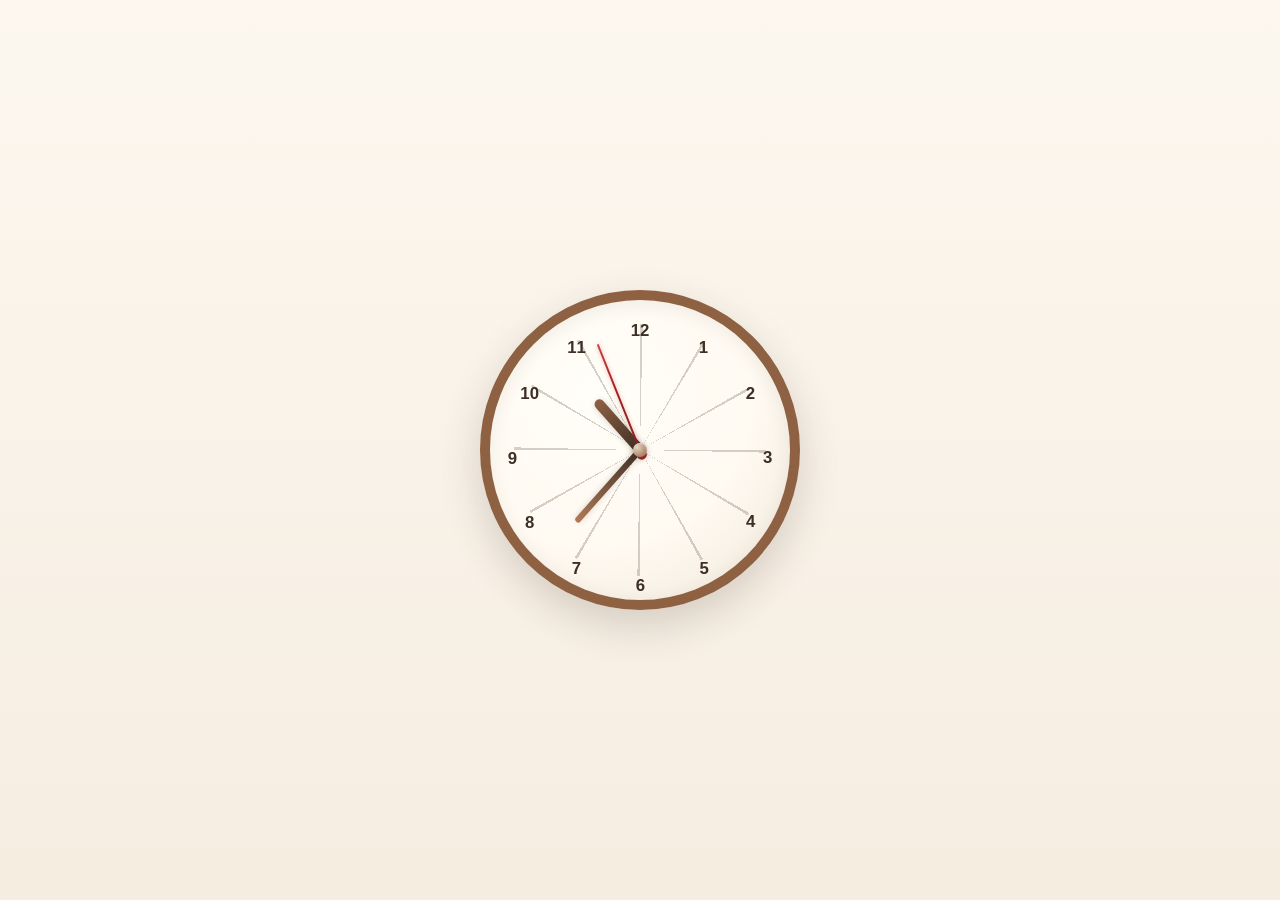
<file: clock.html>
<!doctype html>
<html lang="en">
  <head>
    <meta charset="UTF-8" />
    <meta name="viewport" content="width=device-width, initial-scale=1.0" />
    <title>Analog clock</title>
    <link rel="stylesheet" href="style.css" />
  </head>
  <body class="clock-page">
    <main class="clock" aria-label="Analog clock showing local time">
      <div class="clock-face">
        <ol class="clock-numbers" aria-hidden="true">
          <li><span>12</span></li>
          <li><span>1</span></li>
          <li><span>2</span></li>
          <li><span>3</span></li>
          <li><span>4</span></li>
          <li><span>5</span></li>
          <li><span>6</span></li>
          <li><span>7</span></li>
          <li><span>8</span></li>
          <li><span>9</span></li>
          <li><span>10</span></li>
          <li><span>11</span></li>
        </ol>
        <div class="clock-hands">
          <div class="clock-hand hour-hand"></div>
          <div class="clock-hand minute-hand"></div>
          <div class="clock-hand second-hand"></div>
        </div>
        <div class="clock-cap" aria-hidden="true"></div>
      </div>
    </main>
    <script src="script.js"></script>
  </body>
</html>
</file>
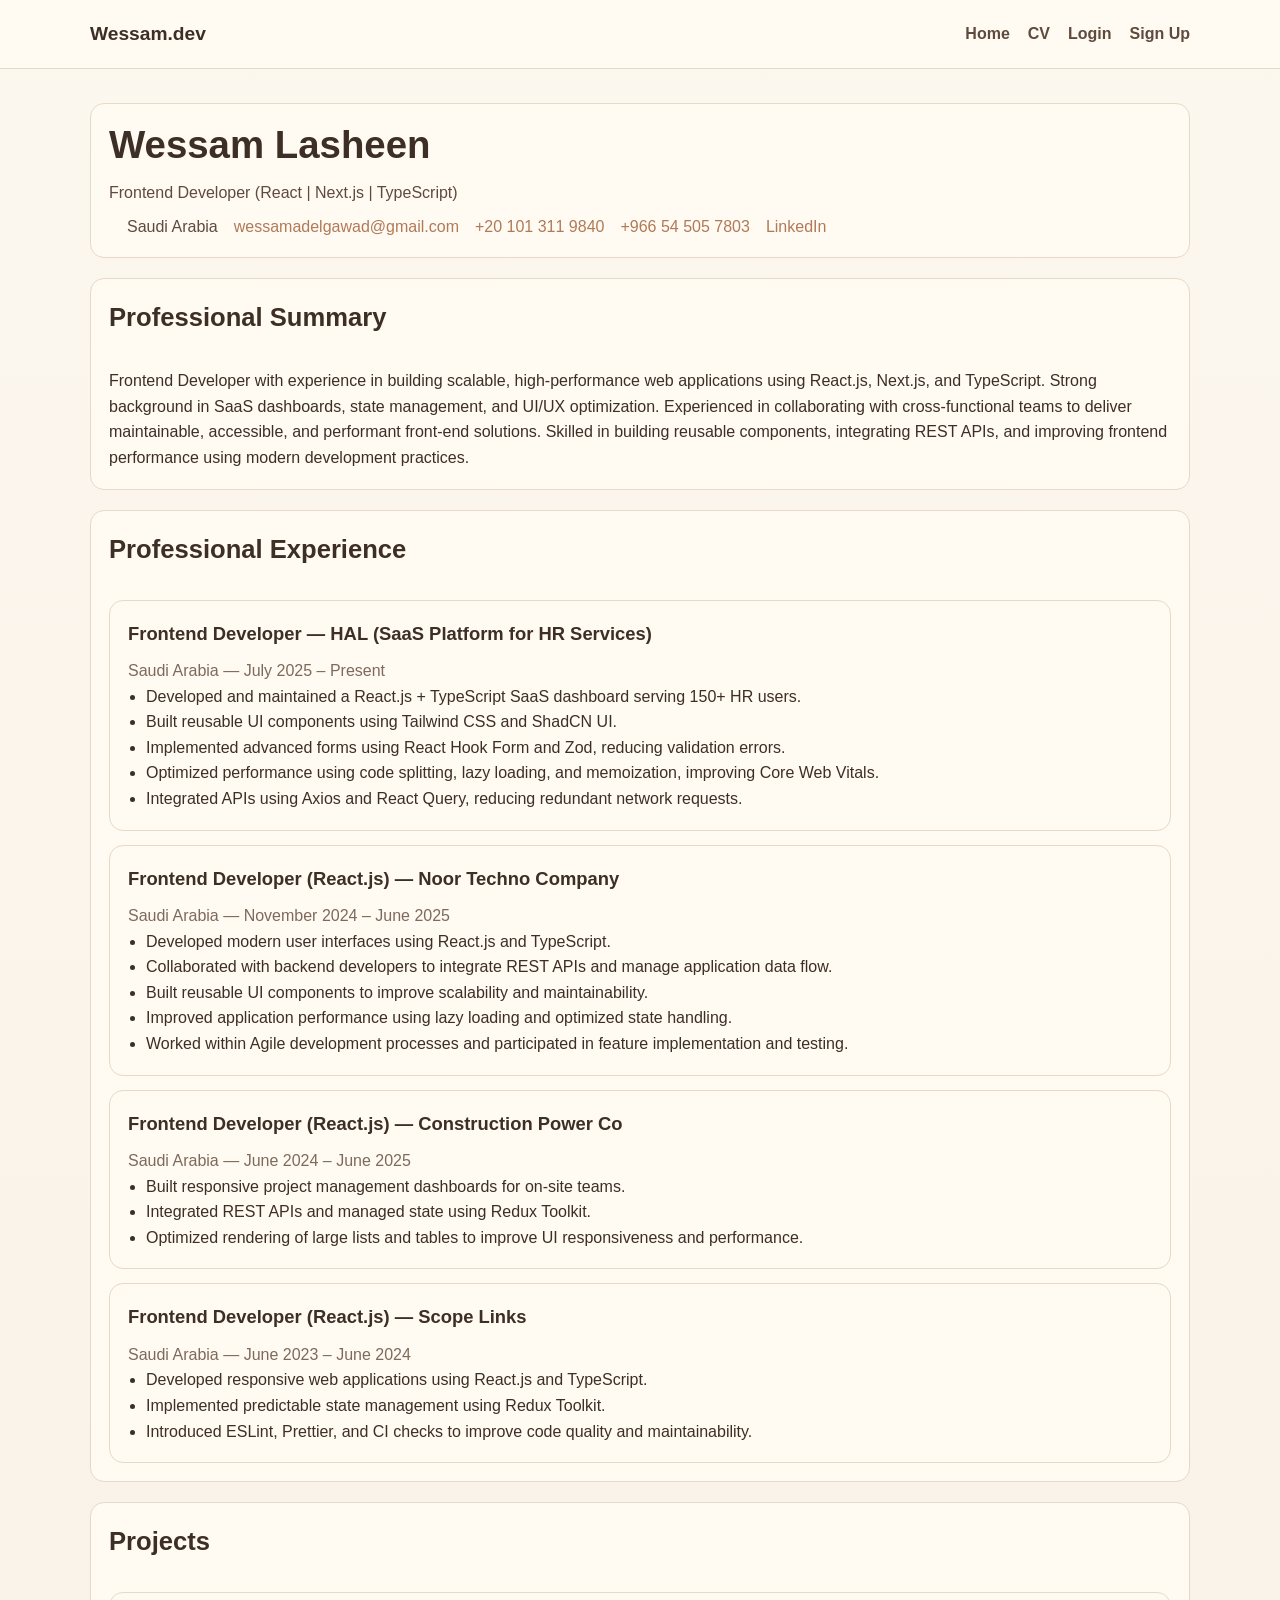
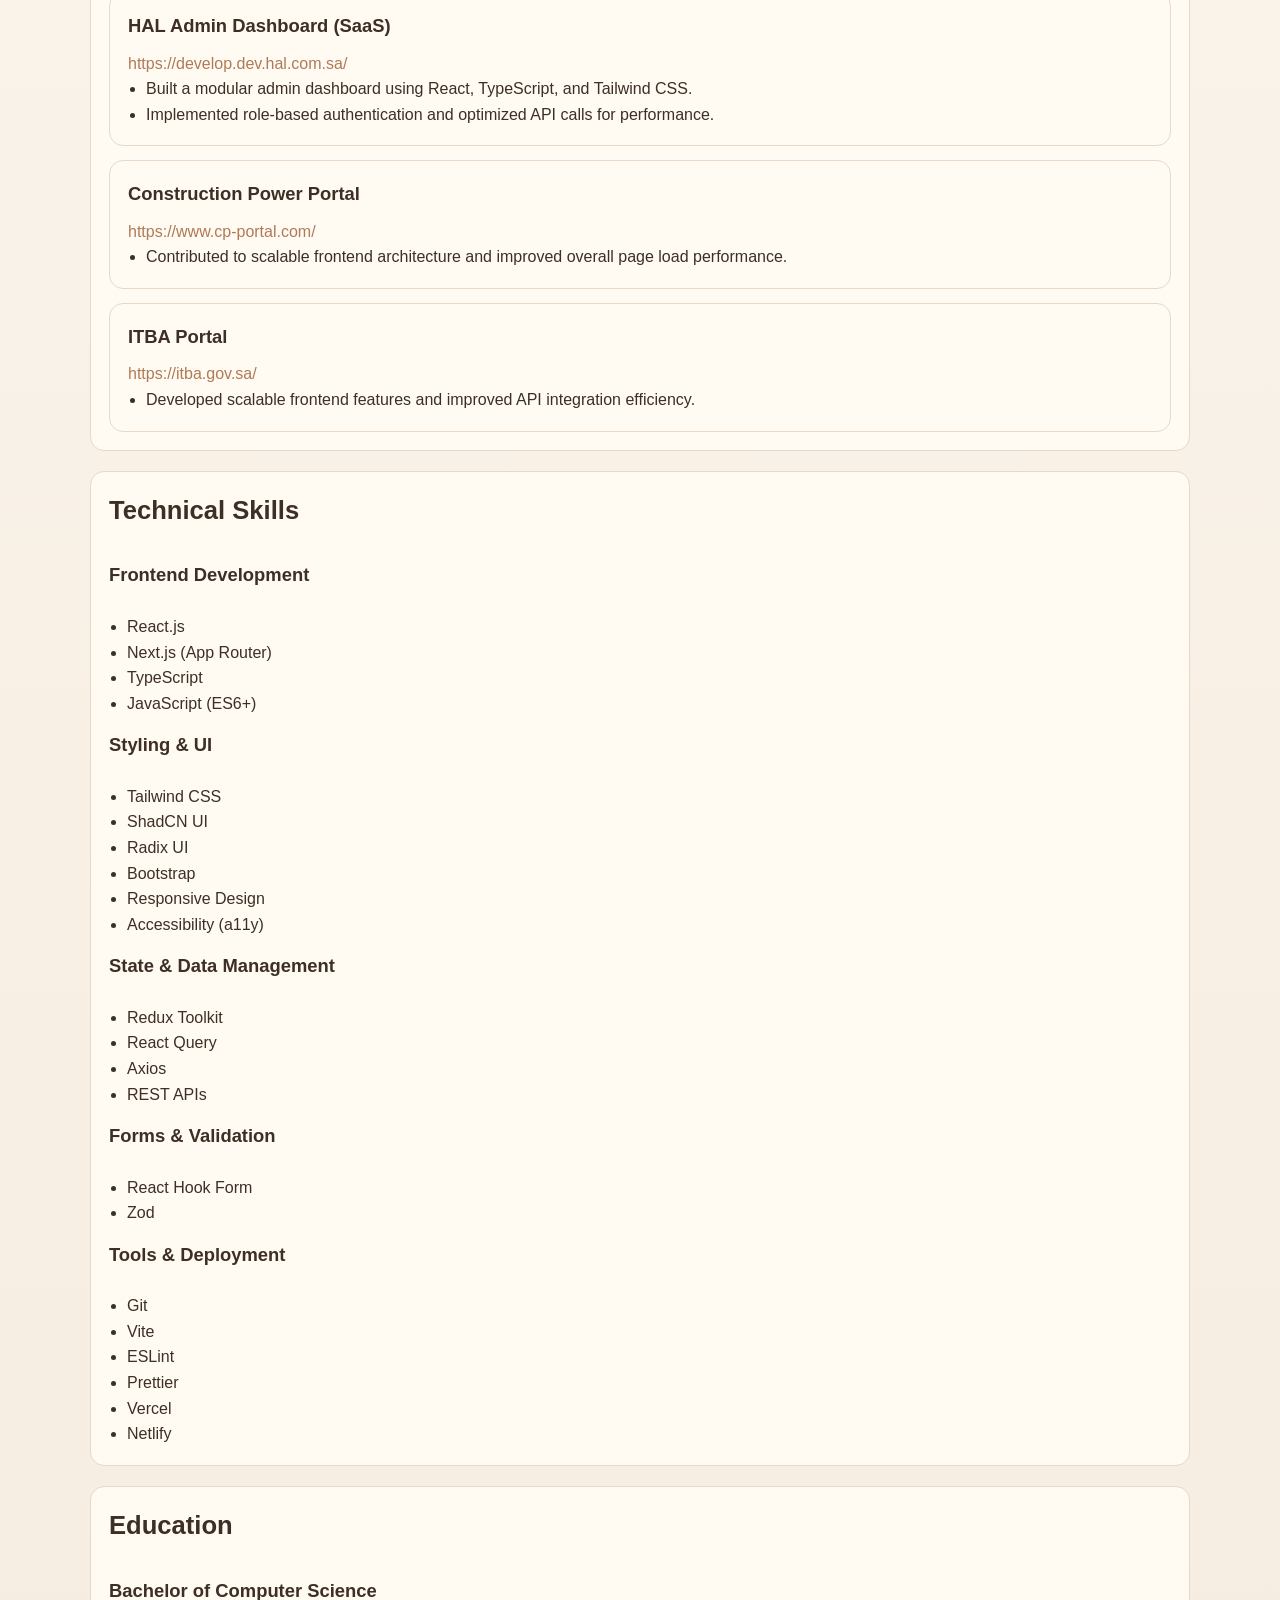
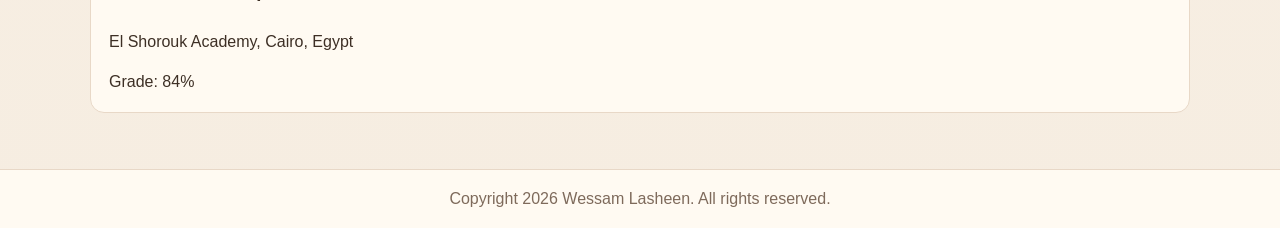
<file: cv.html>
<!doctype html>
<html lang="en">
  <head>
    <meta charset="UTF-8" />
    <meta name="viewport" content="width=device-width, initial-scale=1.0" />
    <meta
      name="description"
      content="CV of Wessam Lasheen, frontend developer with React, Next.js, and TypeScript experience."
    />
    <title>CV | Wessam Lasheen</title>
    <link rel="stylesheet" href="style.css" />
  </head>
  <body>
    <div
      id="page-loader"
      class="page-loader"
      aria-live="polite"
      aria-busy="true"
    >
      <div class="loading-spinner">
        <span class="loading-spinner-dot"></span>
        <span class="loading-spinner-dot"></span>
        <span class="loading-spinner-dot"></span>
      </div>
    </div>
    <header class="site-header">
      <div class="container nav-wrap">
        <a class="brand" href="index.html">Wessam.dev</a>
        <nav aria-label="Main navigation">
          <ul class="nav-links">
            <li><a href="index.html">Home</a></li>
            <li><a href="cv.html">CV</a></li>
            <li><a href="login.html">Login</a></li>
            <li><a href="signUp.html">Sign Up</a></li>
          </ul>
        </nav>
      </div>
    </header>

    <main class="section">
      <div class="container cv-page">
        <section class="cv-header">
          <h1>Wessam Lasheen</h1>
          <p class="lead">Frontend Developer (React | Next.js | TypeScript)</p>
          <ul class="inline-list">
            <li>Saudi Arabia</li>
            <li>
              <a href="mailto:wessamadelgawad@gmail.com"
                >wessamadelgawad@gmail.com</a
              >
            </li>
            <li><a href="tel:+201013119840">+20 101 311 9840</a></li>
            <li><a href="tel:+966545057803">+966 54 505 7803</a></li>
            <li>
              <a
                href="https://linkedin.com/in/wessam-lasheen-468411228"
                target="_blank"
                rel="noreferrer noopener"
                >LinkedIn</a
              >
            </li>
          </ul>
        </section>

        <section class="cv-section">
        <h2>Professional Summary</h2>
        <p>
          Frontend Developer with experience in building scalable,
          high-performance web applications using React.js, Next.js, and
          TypeScript. Strong background in SaaS dashboards, state management,
          and UI/UX optimization. Experienced in collaborating with
          cross-functional teams to deliver maintainable, accessible, and
          performant front-end solutions. Skilled in building reusable
          components, integrating REST APIs, and improving frontend performance
          using modern development practices.
        </p>
      </section>

      <section class="cv-section">
        <h2>Professional Experience</h2>

        <article class="cv-card">
          <h3>Frontend Developer — HAL (SaaS Platform for HR Services)</h3>
          <p>Saudi Arabia — July 2025 – Present</p>
          <ul>
            <li>
              Developed and maintained a React.js + TypeScript SaaS dashboard
              serving 150+ HR users.
            </li>
            <li>
              Built reusable UI components using Tailwind CSS and ShadCN UI.
            </li>
            <li>
              Implemented advanced forms using React Hook Form and Zod, reducing
              validation errors.
            </li>
            <li>
              Optimized performance using code splitting, lazy loading, and
              memoization, improving Core Web Vitals.
            </li>
            <li>
              Integrated APIs using Axios and React Query, reducing redundant
              network requests.
            </li>
          </ul>
        </article>

        <article class="cv-card">
          <h3>Frontend Developer (React.js) — Noor Techno Company</h3>
          <p>Saudi Arabia — November 2024 – June 2025</p>
          <ul>
            <li>
              Developed modern user interfaces using React.js and TypeScript.
            </li>
            <li>
              Collaborated with backend developers to integrate REST APIs and
              manage application data flow.
            </li>
            <li>
              Built reusable UI components to improve scalability and
              maintainability.
            </li>
            <li>
              Improved application performance using lazy loading and optimized
              state handling.
            </li>
            <li>
              Worked within Agile development processes and participated in
              feature implementation and testing.
            </li>
          </ul>
        </article>

        <article class="cv-card">
          <h3>Frontend Developer (React.js) — Construction Power Co</h3>
          <p>Saudi Arabia — June 2024 – June 2025</p>
          <ul>
            <li>
              Built responsive project management dashboards for on-site teams.
            </li>
            <li>Integrated REST APIs and managed state using Redux Toolkit.</li>
            <li>
              Optimized rendering of large lists and tables to improve UI
              responsiveness and performance.
            </li>
          </ul>
        </article>

        <article class="cv-card">
          <h3>Frontend Developer (React.js) — Scope Links</h3>
          <p>Saudi Arabia — June 2023 – June 2024</p>
          <ul>
            <li>
              Developed responsive web applications using React.js and
              TypeScript.
            </li>
            <li>
              Implemented predictable state management using Redux Toolkit.
            </li>
            <li>
              Introduced ESLint, Prettier, and CI checks to improve code quality
              and maintainability.
            </li>
          </ul>
        </article>
      </section>

      <section class="cv-section">
        <h2>Projects</h2>

        <article class="cv-card">
          <h3>HAL Admin Dashboard (SaaS)</h3>
          <p>
            <a
              href="https://develop.dev.hal.com.sa/"
              target="_blank"
              rel="noreferrer noopener"
              >https://develop.dev.hal.com.sa/</a
            >
          </p>
          <ul>
            <li>
              Built a modular admin dashboard using React, TypeScript, and
              Tailwind CSS.
            </li>
            <li>
              Implemented role-based authentication and optimized API calls for
              performance.
            </li>
          </ul>
        </article>

        <article class="cv-card">
          <h3>Construction Power Portal</h3>
          <p>
            <a
              href="https://www.cp-portal.com/"
              target="_blank"
              rel="noreferrer noopener"
              >https://www.cp-portal.com/</a
            >
          </p>
          <ul>
            <li>
              Contributed to scalable frontend architecture and improved overall
              page load performance.
            </li>
          </ul>
        </article>

        <article class="cv-card">
          <h3>ITBA Portal</h3>
          <p>
            <a
              href="https://itba.gov.sa/"
              target="_blank"
              rel="noreferrer noopener"
              >https://itba.gov.sa/</a
            >
          </p>
          <ul>
            <li>
              Developed scalable frontend features and improved API integration
              efficiency.
            </li>
          </ul>
        </article>
      </section>

      <section class="cv-section">
        <h2>Technical Skills</h2>

        <h3>Frontend Development</h3>
        <ul>
          <li>React.js</li>
          <li>Next.js (App Router)</li>
          <li>TypeScript</li>
          <li>JavaScript (ES6+)</li>
        </ul>

        <h3>Styling &amp; UI</h3>
        <ul>
          <li>Tailwind CSS</li>
          <li>ShadCN UI</li>
          <li>Radix UI</li>
          <li>Bootstrap</li>
          <li>Responsive Design</li>
          <li>Accessibility (a11y)</li>
        </ul>

        <h3>State &amp; Data Management</h3>
        <ul>
          <li>Redux Toolkit</li>
          <li>React Query</li>
          <li>Axios</li>
          <li>REST APIs</li>
        </ul>

        <h3>Forms &amp; Validation</h3>
        <ul>
          <li>React Hook Form</li>
          <li>Zod</li>
        </ul>

        <h3>Tools &amp; Deployment</h3>
        <ul>
          <li>Git</li>
          <li>Vite</li>
          <li>ESLint</li>
          <li>Prettier</li>
          <li>Vercel</li>
          <li>Netlify</li>
        </ul>
      </section>

      <section class="cv-section">
        <h2>Education</h2>
        <h3>Bachelor of Computer Science</h3>
        <p>El Shorouk Academy, Cairo, Egypt</p>
        <p>Grade: 84%</p>
      </section>
      </div>
    </main>

    <footer class="site-footer">
      <div class="container">
        <p>Copyright 2026 Wessam Lasheen. All rights reserved.</p>
      </div>
    </footer>
    <script src="page-loader.js" defer></script>
  </body>
</html>
</file>
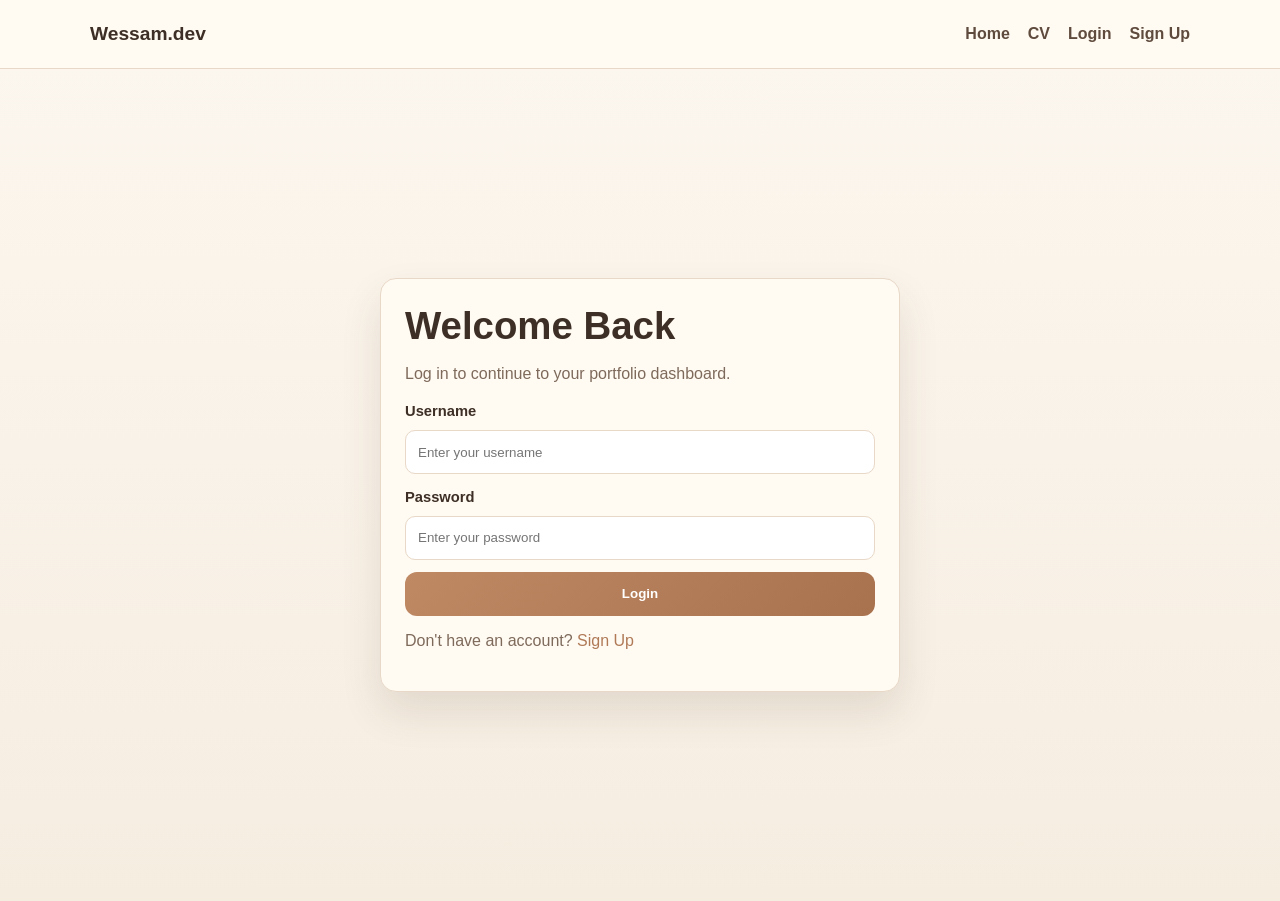
<file: login.html>
<!doctype html>
<html lang="en">
  <head>
    <meta charset="UTF-8" />
    <meta name="viewport" content="width=device-width, initial-scale=1.0" />
    <title>Login | Wessam.dev</title>
    <link rel="stylesheet" href="style.css" />
  </head>
  <body>
    <div
      id="page-loader"
      class="page-loader"
      aria-live="polite"
      aria-busy="true"
    >
      <div class="loading-spinner">
        <span class="loading-spinner-dot"></span>
        <span class="loading-spinner-dot"></span>
        <span class="loading-spinner-dot"></span>
      </div>
    </div>
    <header class="site-header">
      <div class="container nav-wrap">
        <a class="brand" href="index.html">Wessam.dev</a>
        <nav aria-label="Main navigation">
          <ul class="nav-links">
            <li><a href="index.html">Home</a></li>
            <li><a href="cv.html">CV</a></li>
            <li><a href="login.html">Login</a></li>
            <li><a href="signUp.html">Sign Up</a></li>
          </ul>
        </nav>
      </div>
    </header>

    <main class="auth-page">
      <section class="auth-card" aria-labelledby="login-title">
        <h1 id="login-title">Welcome Back</h1>
        <p>Log in to continue to your portfolio dashboard.</p>

        <form>
          <div class="form-group">
            <label for="login-username">Username</label>
            <input
              type="text"
              id="login-username"
              name="username"
              placeholder="Enter your username"
              required
            />
          </div>
          <div class="form-group">
            <label for="login-password">Password</label>
            <input
              type="password"
              id="login-password"
              name="password"
              placeholder="Enter your password"
              required
            />
          </div>
          <button type="submit">Login</button>
        </form>

        <p class="auth-switch">
          Don't have an account? <a href="signUp.html">Sign Up</a>
        </p>
      </section>
    </main>
    <script src="page-loader.js" defer></script>
  </body>
</html>
</file>
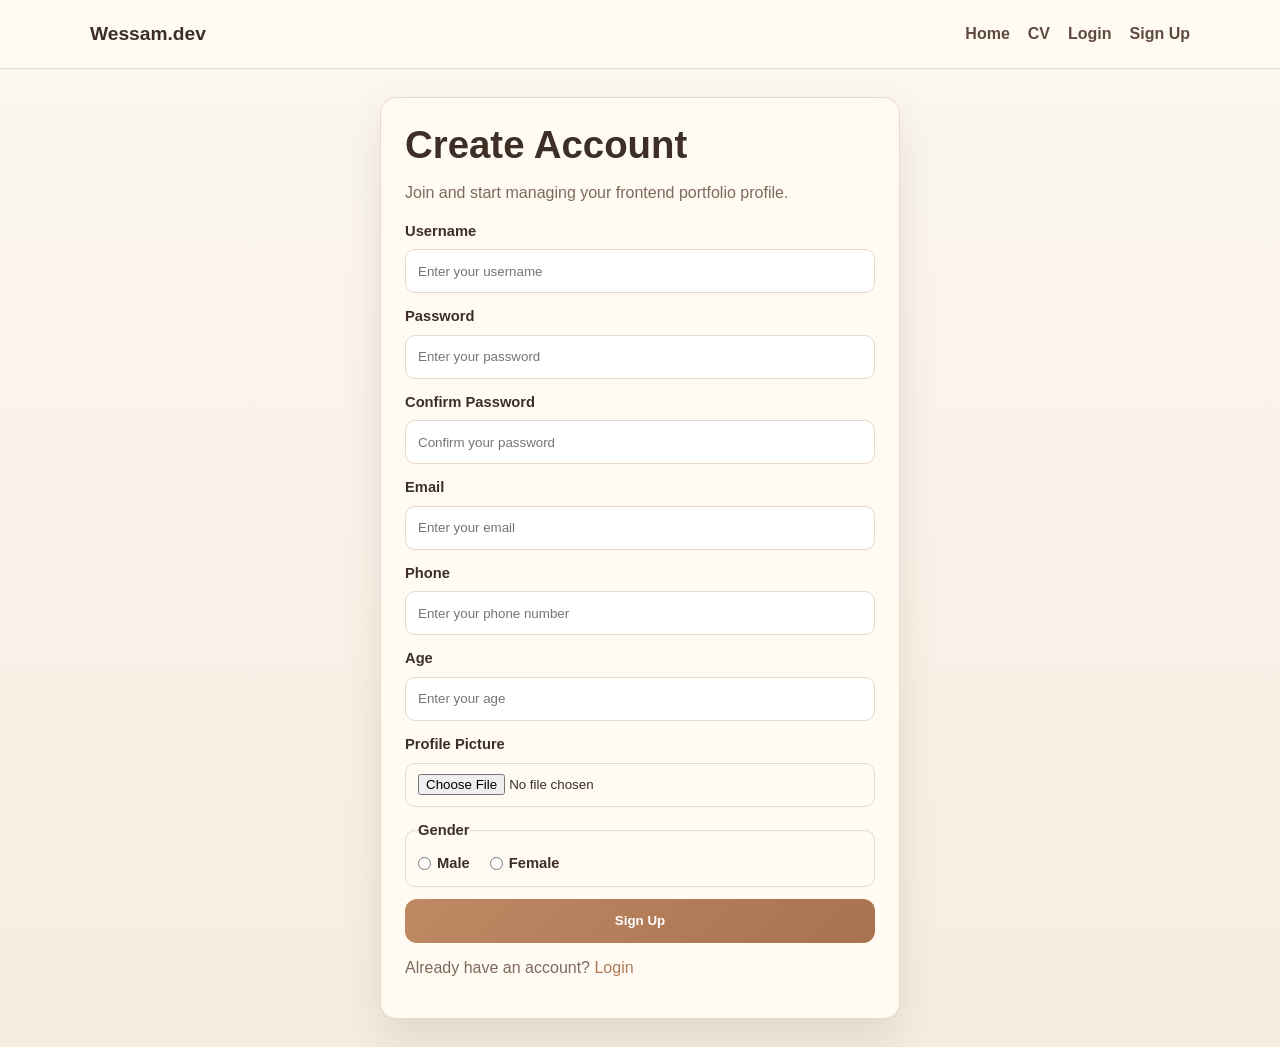
<file: signUp.html>
<!doctype html>
<html lang="en">
  <head>
    <meta charset="UTF-8" />
    <meta name="viewport" content="width=device-width, initial-scale=1.0" />
    <title>Sign Up | Wessam.dev</title>
    <link rel="stylesheet" href="style.css" />
  </head>
  <body>
    <div
      id="page-loader"
      class="page-loader"
      aria-live="polite"
      aria-busy="true"
    >
      <div class="loading-spinner">
        <span class="loading-spinner-dot"></span>
        <span class="loading-spinner-dot"></span>
        <span class="loading-spinner-dot"></span>
      </div>
    </div>
    <header class="site-header">
      <div class="container nav-wrap">
        <a class="brand" href="index.html">Wessam.dev</a>
        <nav aria-label="Main navigation">
          <ul class="nav-links">
            <li><a href="index.html">Home</a></li>
            <li><a href="cv.html">CV</a></li>
            <li><a href="login.html">Login</a></li>
            <li><a href="signUp.html">Sign Up</a></li>
          </ul>
        </nav>
      </div>
    </header>

    <main class="auth-page">
      <section class="auth-card" aria-labelledby="signup-title">
        <h1 id="signup-title">Create Account</h1>
        <p>Join and start managing your frontend portfolio profile.</p>

        <form>
          <div class="form-group">
            <label for="signup-username">Username</label>
            <input
              type="text"
              id="signup-username"
              name="username"
              placeholder="Enter your username"
              required
            />
          </div>

          <div class="form-group">
            <label for="signup-password">Password</label>
            <input
              type="password"
              id="signup-password"
              name="password"
              placeholder="Enter your password"
              required
            />
          </div>

          <div class="form-group">
            <label for="signup-confirm-password">Confirm Password</label>
            <input
              type="password"
              id="signup-confirm-password"
              name="confirm_password"
              placeholder="Confirm your password"
              required
            />
          </div>

          <div class="form-group">
            <label for="signup-email">Email</label>
            <input
              type="email"
              id="signup-email"
              name="email"
              placeholder="Enter your email"
              required
            />
          </div>

          <div class="form-group">
            <label for="signup-phone">Phone</label>
            <input
              type="tel"
              id="signup-phone"
              name="phone"
              placeholder="Enter your phone number"
              maxlength="11"
            />
          </div>

          <div class="form-group">
            <label for="signup-age">Age</label>
            <input
              type="number"
              name="age"
              id="signup-age"
              placeholder="Enter your age"
              required
              min="18"
              max="40"
            />
          </div>

          <div class="form-group">
            <label for="signup-profile-picture">Profile Picture</label>
            <input
              type="file"
              name="profile_picture"
              id="signup-profile-picture"
              required
              accept="image/png, image/jpeg, image/jpg"
            />
          </div>

          <fieldset class="gender-fieldset">
            <legend>Gender</legend>
            <label for="gender-male">
              <input
                type="radio"
                name="gender"
                id="gender-male"
                value="male"
                required
              />
              Male
            </label>
            <label for="gender-female">
              <input
                type="radio"
                name="gender"
                id="gender-female"
                value="female"
                required
              />
              Female
            </label>
          </fieldset>

          <button type="submit">Sign Up</button>
        </form>

        <p class="auth-switch">
          Already have an account? <a href="login.html">Login</a>
        </p>
      </section>
    </main>
    <script src="page-loader.js" defer></script>
  </body>
</html>
</file>
<file: style.css>
:root {
  --bg: #f7f1e8;
  --surface: #fffaf2;
  --surface-soft: #f2e8da;
  --text: #3d2f25;
  --muted: #7e6a5b;
  --primary: #b07a57;
  --primary-dark: #8f6143;
  --border: #e8d8c7;
  --ring: rgba(176, 122, 87, 0.25);
  --shadow: 0 20px 40px rgba(80, 57, 42, 0.12);
}

* {
  box-sizing: border-box;
  margin: 0;
  padding: 0;
}

body {
  font-family: Arial, Helvetica, sans-serif;
  color: var(--text);
  background: linear-gradient(180deg, #fcf7ef, #f6ede1);
  line-height: 1.6;
  min-height: 100vh;
}

img {
  max-width: 100%;
  display: block;
}

a {
  color: var(--primary);
  text-decoration: none;
}

a:hover {
  text-decoration: underline;
}

.container {
  width: min(1100px, 92%);
  margin-inline: auto;
}

.site-header {
  position: sticky;
  top: 0;
  z-index: 5;
  background: rgba(255, 250, 242, 0.92);
  border-bottom: 1px solid var(--border);
  backdrop-filter: blur(8px);
}

.nav-wrap {
  min-height: 68px;
  display: flex;
  align-items: center;
  justify-content: space-between;
  gap: 16px;
}

.brand {
  font-size: 1.2rem;
  font-weight: 800;
  color: var(--text);
}

.nav-links {
  list-style: none;
  display: flex;
  gap: 18px;
  flex-wrap: wrap;
}

.nav-links a {
  font-weight: 700;
  color: #5f4b3d;
}

.hero {
  padding: 56px 0;
}

.hero-grid {
  display: grid;
  grid-template-columns: 1.1fr 0.9fr;
  gap: 28px;
  align-items: center;
}

.eyebrow {
  color: var(--primary);
  font-weight: 700;
  margin-bottom: 6px;
}

h1 {
  font-size: clamp(1.9rem, 3vw, 2.6rem);
  line-height: 1.2;
  margin-bottom: 12px;
}

h2 {
  font-size: clamp(1.5rem, 2vw, 2rem);
  margin-bottom: 16px;
}

h3 {
  font-size: 1.15rem;
  margin-bottom: 10px;
}

.lead {
  color: #5f4b3d;
  max-width: 62ch;
}

.hero-actions {
  margin-top: 20px;
  display: flex;
  gap: 12px;
  flex-wrap: wrap;
}

.btn {
  border: none;
  border-radius: 12px;
  padding: 10px 16px;
  min-height: 44px;
  cursor: pointer;
  font-weight: 700;
  display: inline-flex;
  align-items: center;
  justify-content: center;
  transition:
    transform 0.18s ease,
    box-shadow 0.18s ease;
}

.btn:hover {
  transform: translateY(-1px);
  text-decoration: none;
}

.btn-primary {
  background: linear-gradient(135deg, #bf8964, #a9724f);
  color: #fff;
  box-shadow: 0 12px 24px rgba(176, 122, 87, 0.28);
}

.btn-secondary {
  background: var(--surface);
  color: var(--primary);
  border: 1px solid var(--border);
}

.skill-pills {
  list-style: none;
  margin-top: 18px;
  display: flex;
  flex-wrap: wrap;
  gap: 10px;
}

.skill-pills li {
  padding: 7px 12px;
  border-radius: 999px;
  background: var(--surface);
  border: 1px solid var(--border);
  font-size: 0.9rem;
  font-weight: 700;
}

.hero-image img {
  border-radius: 18px;
  box-shadow: var(--shadow);
  min-height: 340px;
  object-fit: cover;
}

.section {
  padding: 34px 0 56px;
}

.project-grid {
  display: grid;
  grid-template-columns: repeat(3, minmax(0, 1fr));
  gap: 18px;
}

.project-card {
  position: relative;
  background: var(--surface);
  border: 1px solid var(--border);
  border-radius: 16px;
  overflow: hidden;
  box-shadow: 0 8px 22px rgba(17, 24, 39, 0.08);
}
.project-card:hover {
  transform: rotate(3deg);
  transition: transform 0.3s ease;
}
.project-card:hover img {
  transform: scaleX(1.3);
  opacity: 0.8;
}

.project-card img {
  height: 180px;
  width: 100%;
  object-fit: cover;
  transition:
    transform 0.5s ease,
    opacity 0.5s ease;
}
.project-card-content {
  position: relative;
  padding-bottom: 8px;
}

.project-card-overlay {
  position: absolute;
  inset: 0;
  display: flex;
  align-items: center;
  justify-content: center;
  background-color: rgba(61, 47, 37, 0.72);
  opacity: 0;
  visibility: hidden;
  pointer-events: none;
  transition:
    opacity 0.28s ease,
    visibility 0.28s ease;
  z-index: 2;
}

.project-card:hover .project-card-overlay {
  opacity: 1;
  visibility: visible;
  pointer-events: auto;
}

.project-card h3,
.project-card p {
  padding-inline: 16px;
}

.project-card h3 {
  margin-top: 14px;
}

.project-card p {
  color: var(--muted);
  margin-bottom: 16px;
}

.project-card-overlay button:hover {
  transform: translateY(-1px);
}

.cv-page {
  display: grid;
  gap: 20px;
}

.cv-header,
.cv-section,
.cv-card {
  background: var(--surface);
  border: 1px solid var(--border);
  border-radius: 14px;
  padding: 18px;
}

.cv-section {
  display: grid;
  gap: 14px;
}

.cv-card p {
  color: var(--muted);
}

.cv-page ul {
  margin-left: 18px;
}

.inline-list {
  list-style: none;
  margin-top: 8px;
  display: flex;
  flex-wrap: wrap;
  gap: 10px 16px;
}

.inline-list li {
  color: #5f4b3d;
}

.auth-page {
  min-height: calc(100vh - 68px);
  display: grid;
  place-items: center;
  padding: 28px 0;
}

.auth-card {
  width: min(520px, 92%);
  background: var(--surface);
  border: 1px solid var(--border);
  border-radius: 16px;
  box-shadow: var(--shadow);
  padding: 24px;
}

.auth-card p {
  color: var(--muted);
  margin-bottom: 14px;
}

form {
  display: grid;
  gap: 12px;
}

.form-group {
  display: grid;
  gap: 6px;
}

label,
legend {
  font-weight: 700;
  font-size: 0.92rem;
}

input:not([type="radio"]) {
  width: 100%;
  min-height: 44px;
  border: 1px solid var(--border);
  border-radius: 10px;
  padding: 10px 12px;
}

input:focus {
  outline: none;
  border-color: var(--primary);
  box-shadow: 0 0 0 4px var(--ring);
}

.gender-fieldset {
  border: 1px solid var(--border);
  border-radius: 10px;
  padding: 10px 12px;
  display: flex;
  gap: 20px;
}

.gender-fieldset label {
  display: inline-flex;
  align-items: center;
  gap: 6px;
  font-weight: 600;
}

button {
  border: none;
  border-radius: 12px;
  min-height: 44px;
  font-weight: 700;
  color: #fff;
  background: linear-gradient(135deg, #bf8964, #a9724f);
  cursor: pointer;
}

.auth-switch {
  margin-top: 12px;
  margin-bottom: 0;
}

.site-footer {
  border-top: 1px solid var(--border);
  background: var(--surface);
  padding: 16px 0;
}

.site-footer p {
  color: var(--muted);
  text-align: center;
}
.loading-spinner {
  display: flex;
  gap: 10px;
  justify-content: center;
  align-items: center;
  height: 100vh;
}
.loading-spinner-dot {
  display: inline-block;
  width: 20px;
  height: 20px;
  border-radius: 50%;
  background-color: var(--primary);
  animation: loading-spinner 1.5s infinite;
}
.loading-spinner-dot:nth-child(2) {
  width: 15px;
  height: 15px;
  animation-delay: 0.2s;
}
.loading-spinner-dot:nth-child(3) {
  width: 12px;
  height: 12px;
  animation-delay: 0.4s;
}
@keyframes loading-spinner {
  0% {
    transform: translateY(0);
    opacity: 0.5;
  }
  50% {
    transform: translateY(10px);
    opacity: 1;
  }
  100% {
    transform: translateY(0);
    opacity: 0.5;
  }
}

.page-loader {
  position: fixed;
  inset: 0;
  z-index: 9999;
  display: flex;
  align-items: center;
  justify-content: center;
  background: linear-gradient(180deg, #fcf7ef, #f6ede1);
  transition:
    opacity 0.35s ease,
    visibility 0.35s ease;
}

.page-loader .loading-spinner {
  height: auto;
}

.page-loader.is-done {
  opacity: 0;
  visibility: hidden;
  pointer-events: none;
}
/* ----- Analog clock (clock.html) ----- */
body.clock-page {
  min-height: 100vh;
  margin: 0;
  display: grid;
  place-items: center;
  background: linear-gradient(180deg, #fcf7ef, #f6ede1);
}

.clock {
  padding: 24px;
}

.clock-face {
  --clock-size: min(85vw, 320px);
  width: var(--clock-size);
  height: var(--clock-size);
  position: relative;
  border-radius: 50%;
  background: radial-gradient(
    circle at 35% 30%,
    #fffef8,
    var(--surface) 55%,
    #f0e6d8
  );
  border: 10px solid var(--primary-dark);
  box-shadow:
    inset 0 4px 18px rgba(61, 47, 37, 0.08),
    0 16px 40px rgba(61, 47, 37, 0.18);
}

.clock-face::before {
  content: "";
  position: absolute;
  inset: 8%;
  border-radius: 50%;
  background: repeating-conic-gradient(
    from -90deg,
    rgba(61, 47, 37, 0.22) 0deg 1.2deg,
    transparent 1.2deg 30deg
  );
  pointer-events: none;
  z-index: 0;
}

.clock-numbers {
  position: absolute;
  inset: 0;
  z-index: 1;
  list-style: none;
  margin: 0;
  padding: 0;
  pointer-events: none;
}

.clock-numbers li {
  position: absolute;
  left: 0;
  top: 0;
  width: 100%;
  height: 100%;
  text-align: center;
  font-size: clamp(0.85rem, 2.8vw, 1.05rem);
  font-weight: 700;
  color: var(--text);
}

.clock-numbers li span {
  display: inline-block;
  padding-top: 6%;
}

.clock-numbers li:nth-child(1) {
  transform: rotate(0deg);
}
.clock-numbers li:nth-child(1) span {
  transform: rotate(0deg);
}
.clock-numbers li:nth-child(2) {
  transform: rotate(30deg);
}
.clock-numbers li:nth-child(2) span {
  transform: rotate(-30deg);
}
.clock-numbers li:nth-child(3) {
  transform: rotate(60deg);
}
.clock-numbers li:nth-child(3) span {
  transform: rotate(-60deg);
}
.clock-numbers li:nth-child(4) {
  transform: rotate(90deg);
}
.clock-numbers li:nth-child(4) span {
  transform: rotate(-90deg);
}
.clock-numbers li:nth-child(5) {
  transform: rotate(120deg);
}
.clock-numbers li:nth-child(5) span {
  transform: rotate(-120deg);
}
.clock-numbers li:nth-child(6) {
  transform: rotate(150deg);
}
.clock-numbers li:nth-child(6) span {
  transform: rotate(-150deg);
}
.clock-numbers li:nth-child(7) {
  transform: rotate(180deg);
}
.clock-numbers li:nth-child(7) span {
  transform: rotate(-180deg);
}
.clock-numbers li:nth-child(8) {
  transform: rotate(210deg);
}
.clock-numbers li:nth-child(8) span {
  transform: rotate(-210deg);
}
.clock-numbers li:nth-child(9) {
  transform: rotate(240deg);
}
.clock-numbers li:nth-child(9) span {
  transform: rotate(-240deg);
}
.clock-numbers li:nth-child(10) {
  transform: rotate(270deg);
}
.clock-numbers li:nth-child(10) span {
  transform: rotate(-270deg);
}
.clock-numbers li:nth-child(11) {
  transform: rotate(300deg);
}
.clock-numbers li:nth-child(11) span {
  transform: rotate(-300deg);
}
.clock-numbers li:nth-child(12) {
  transform: rotate(330deg);
}
.clock-numbers li:nth-child(12) span {
  transform: rotate(-330deg);
}

.clock-hands {
  position: absolute;
  inset: 0;
  z-index: 2;
  pointer-events: none;
}

.clock-hand {
  position: absolute;
  left: 50%;
  bottom: 50%;
  transform-origin: center bottom;
  transform: translateX(-50%) rotate(0deg);
  border-radius: 999px;
}

.hour-hand {
  width: 10px;
  height: 22%;
  background: linear-gradient(
    180deg,
    var(--primary-dark),
    var(--text)
  );
  box-shadow: 0 2px 6px rgba(61, 47, 37, 0.25);
}

.minute-hand {
  width: 6px;
  height: 32%;
  background: linear-gradient(180deg, var(--primary), var(--text));
  box-shadow: 0 2px 6px rgba(61, 47, 37, 0.2);
}

.second-hand {
  width: 2px;
  height: 38%;
  background: linear-gradient(
    180deg,
    #c44,
    #a22 40%,
    #822
  );
  box-shadow: 0 0 4px rgba(180, 40, 40, 0.35);
}

.second-hand::after {
  content: "";
  position: absolute;
  left: 50%;
  bottom: -10px;
  width: 10px;
  height: 10px;
  margin-left: -5px;
  border-radius: 50%;
  background: #a22;
}

.clock-cap {
  position: absolute;
  left: 50%;
  top: 50%;
  z-index: 3;
  width: 14px;
  height: 14px;
  margin: -7px 0 0 -7px;
  border-radius: 50%;
  background: radial-gradient(circle at 30% 30%, #e8d4c0, var(--primary-dark));
  box-shadow:
    inset 0 1px 2px rgba(255, 255, 255, 0.45),
    0 2px 6px rgba(61, 47, 37, 0.35);
}
@media (max-width: 900px) {
  .hero-grid {
    grid-template-columns: 1fr;
  }

  .project-grid {
    grid-template-columns: 1fr 1fr;
  }
}

@media (max-width: 640px) {
  .nav-wrap {
    padding: 12px 0;
    align-items: flex-start;
    flex-direction: column;
  }

  .project-grid {
    grid-template-columns: 1fr;
  }
}
</file>
